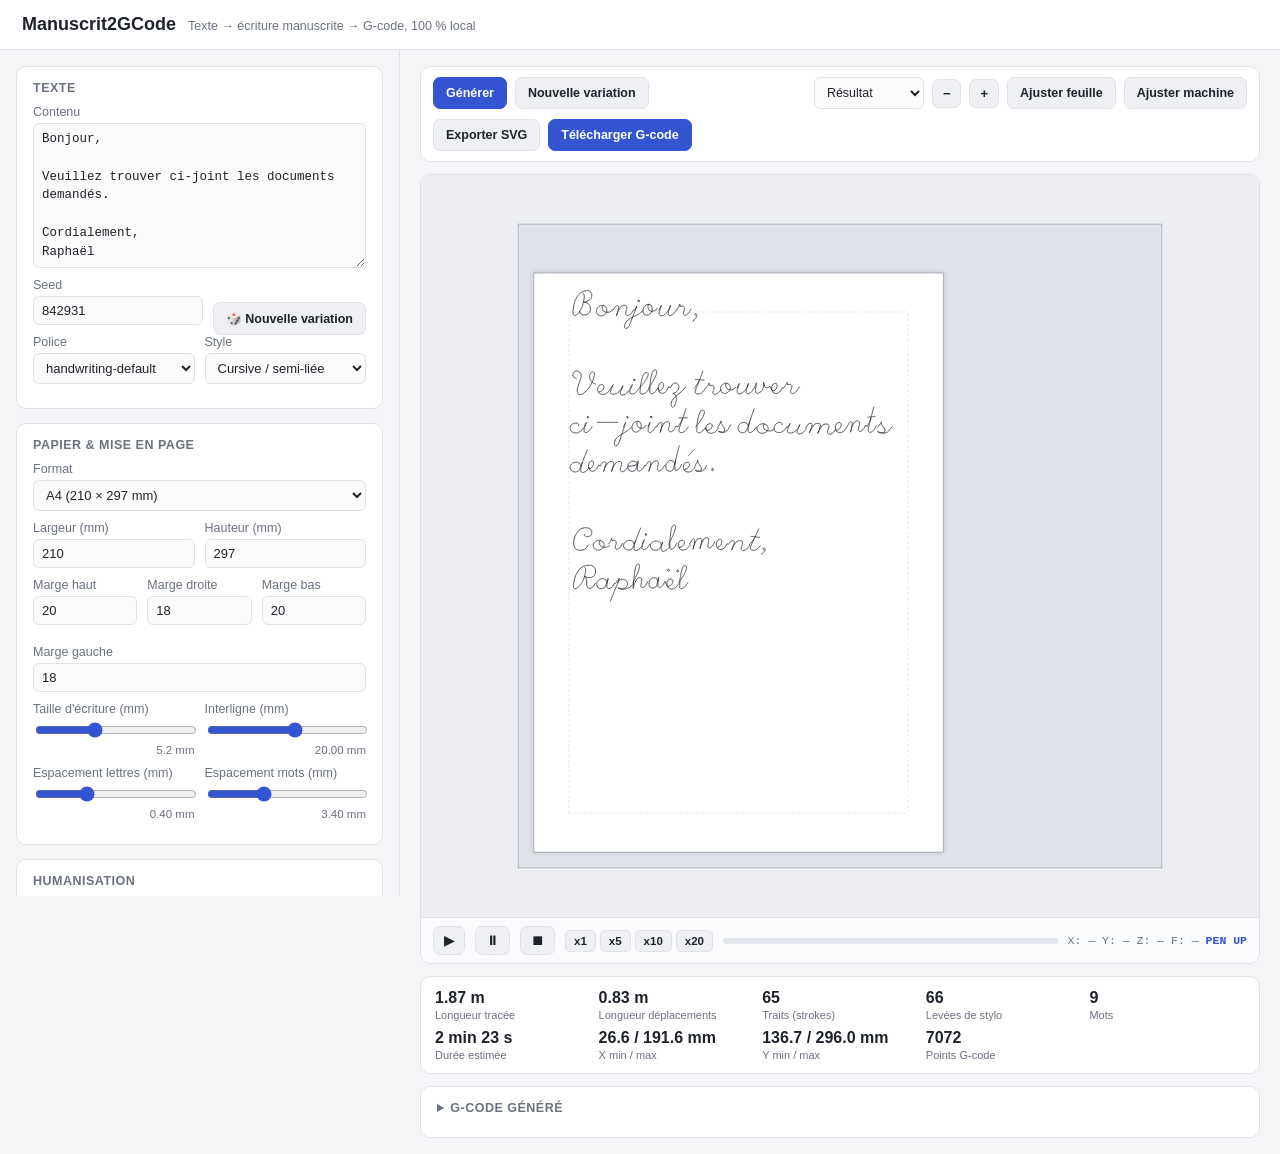
<file: index.html>
<!DOCTYPE html>
<html lang="fr">
<head>
<meta charset="UTF-8">
<meta name="viewport" content="width=device-width, initial-scale=1.0">
<title>Manuscrit2GCode — Écriture manuscrite pour plotter</title>
<link rel="stylesheet" href="css/reset.css">
<link rel="stylesheet" href="css/app.css">
</head>
<body>

<div class="hw-app">

  <header class="hw-topbar">
    <h1>Manuscrit2GCode</h1>
    <p class="hw-subtitle">Texte → écriture manuscrite → G-code, 100&nbsp;% local</p>
  </header>

  <aside class="hw-sidebar" id="sidebar">

    <section class="hw-panel" open>
      <h2>Texte</h2>
      <label class="hw-field">
        <span>Contenu</span>
        <textarea id="input-text" rows="7" spellcheck="false"></textarea>
      </label>

      <div class="hw-row">
        <label class="hw-field hw-field--grow">
          <span>Seed</span>
          <input type="number" id="input-seed" min="0" step="1">
        </label>
        <button type="button" class="hw-btn" id="btn-new-variation">🎲 Nouvelle variation</button>
      </div>

      <div class="hw-row">
        <label class="hw-field hw-field--grow">
          <span>Police</span>
          <select id="input-font"></select>
        </label>
        <label class="hw-field hw-field--grow">
          <span>Style</span>
          <select id="input-style">
            <option value="cursive">Cursive / semi-liée</option>
            <option value="print">Script (print)</option>
          </select>
        </label>
      </div>
    </section>

    <section class="hw-panel">
      <h2>Papier &amp; mise en page</h2>

      <div class="hw-row">
        <label class="hw-field hw-field--grow">
          <span>Format</span>
          <select id="input-paper-format">
            <option value="A4">A4 (210 × 297 mm)</option>
            <option value="A5">A5 (148 × 210 mm)</option>
            <option value="Letter">Letter (215,9 × 279,4 mm)</option>
            <option value="Custom">Personnalisé</option>
          </select>
        </label>
      </div>
      <div class="hw-row">
        <label class="hw-field">
          <span>Largeur (mm)</span>
          <input type="number" id="input-paper-width" min="10" max="1000" step="1">
        </label>
        <label class="hw-field">
          <span>Hauteur (mm)</span>
          <input type="number" id="input-paper-height" min="10" max="1000" step="1">
        </label>
      </div>

      <div class="hw-row hw-row--4">
        <label class="hw-field"><span>Marge haut</span><input type="number" id="input-margin-top" min="0" step="0.5"></label>
        <label class="hw-field"><span>Marge droite</span><input type="number" id="input-margin-right" min="0" step="0.5"></label>
        <label class="hw-field"><span>Marge bas</span><input type="number" id="input-margin-bottom" min="0" step="0.5"></label>
        <label class="hw-field"><span>Marge gauche</span><input type="number" id="input-margin-left" min="0" step="0.5"></label>
      </div>

      <div class="hw-row">
        <label class="hw-field">
          <span>Taille d'écriture (mm)</span>
          <input type="range" id="input-font-size" min="2.5" max="10" step="0.1">
          <output id="out-font-size"></output>
        </label>
        <label class="hw-field">
          <span>Interligne (mm)</span>
          <input type="range" id="input-line-height" min="5" max="32" step="0.25">
          <output id="out-line-height"></output>
        </label>
      </div>
      <div class="hw-row">
        <label class="hw-field">
          <span>Espacement lettres (mm)</span>
          <input type="range" id="input-letter-spacing" min="-0.5" max="2.5" step="0.05">
          <output id="out-letter-spacing"></output>
        </label>
        <label class="hw-field">
          <span>Espacement mots (mm)</span>
          <input type="range" id="input-word-spacing" min="1" max="8" step="0.1">
          <output id="out-word-spacing"></output>
        </label>
      </div>
    </section>

    <section class="hw-panel">
      <h2>Humanisation</h2>

      <div class="hw-preset-group" id="humanization-level-group">
        <button type="button" class="hw-preset-btn" data-level="regulier">Régulier</button>
        <button type="button" class="hw-preset-btn" data-level="naturel">Naturel</button>
        <button type="button" class="hw-preset-btn" data-level="manuscrit">Manuscrit</button>
        <button type="button" class="hw-preset-btn" data-level="tresHumain">Très humain</button>
      </div>

      <label class="hw-field">
        <span>Personnalité</span>
        <select id="input-personality">
          <option value="soignee">Soignée</option>
          <option value="naturelle">Naturelle</option>
          <option value="rapide">Rapide</option>
          <option value="irreguliere">Irrégulière</option>
        </select>
      </label>

      <details class="hw-advanced">
        <summary>Réglages avancés</summary>

        <div id="humanization-sliders">
          <label class="hw-field hw-slider" data-key="glyphVariation"><span>Variation des glyphes</span><input type="range" min="0" max="1" step="0.01"><output></output></label>
          <label class="hw-field hw-slider" data-key="sizeVariation"><span>Variation de taille</span><input type="range" min="0" max="1" step="0.01"><output></output></label>
          <label class="hw-field hw-slider" data-key="rotationVariation"><span>Variation d'inclinaison (lettre)</span><input type="range" min="0" max="1" step="0.01"><output></output></label>
          <label class="hw-field hw-slider" data-key="baselineDrift"><span>Dérive de ligne de base</span><input type="range" min="0" max="1" step="0.01"><output></output></label>
          <label class="hw-field hw-slider" data-key="slantDrift"><span>Dérive d'inclinaison (globale)</span><input type="range" min="0" max="1" step="0.01"><output></output></label>
          <label class="hw-field hw-slider" data-key="letterSpacingVariation"><span>Variation espacement lettres</span><input type="range" min="0" max="1" step="0.01"><output></output></label>
          <label class="hw-field hw-slider" data-key="wordSpacingVariation"><span>Variation espacement mots</span><input type="range" min="0" max="1" step="0.01"><output></output></label>
          <label class="hw-field hw-slider" data-key="strokeJitterAmplitude"><span>Micro-imperfections (jitter)</span><input type="range" min="0" max="0.18" step="0.005"><output></output></label>
          <label class="hw-field hw-slider" data-key="speedVariation"><span>Variation de vitesse (mot/lettre)</span><input type="range" min="0" max="1" step="0.01"><output></output></label>
          <label class="hw-field hw-slider" data-key="wordStartVariation"><span>Attaque de mot</span><input type="range" min="0" max="1" step="0.01"><output></output></label>
          <label class="hw-field hw-slider" data-key="wordEndLift"><span>Levée en fin de mot</span><input type="range" min="0" max="1" step="0.01"><output></output></label>
          <label class="hw-field hw-slider" data-key="pressureVariation"><span>Variation de pression</span><input type="range" min="0" max="1" step="0.01"><output></output></label>
          <label class="hw-field hw-slider" data-key="connectionProbability"><span>Probabilité de liaison (cursive)</span><input type="range" min="0" max="1" step="0.01"><output></output></label>
        </div>
      </details>
    </section>

    <section class="hw-panel">
      <h2>Machine &amp; stylo</h2>

      <p class="hw-warning">
        ⚠ Ne jamais lancer un homing Z (G28 Z) si le porte-stylo dépasse sous la buse : risque de collision.
      </p>

      <div class="hw-row">
        <label class="hw-field hw-field--grow">
          <span>Profil machine</span>
          <input type="text" id="input-machine-name">
        </label>
      </div>
      <div class="hw-row hw-row--4">
        <label class="hw-field"><span>Plateau largeur (mm)</span><input type="number" id="input-bed-width" min="10" step="1"></label>
        <label class="hw-field"><span>Plateau hauteur (mm)</span><input type="number" id="input-bed-height" min="10" step="1"></label>
        <label class="hw-field"><span>X max utile (mm)</span><input type="number" id="input-max-x" min="10" step="1"></label>
        <label class="hw-field"><span>Y max utile (mm)</span><input type="number" id="input-max-y" min="10" step="1"></label>
      </div>

      <div class="hw-row hw-row--4">
        <label class="hw-field"><span>Z stylo levé</span><input type="number" id="input-pen-up-z" min="0" step="0.1"></label>
        <label class="hw-field"><span>Z stylo posé</span><input type="number" id="input-pen-down-z" min="0" step="0.05"></label>
        <label class="hw-field"><span>Z minimum (sécurité)</span><input type="number" id="input-min-pen-z" min="0" step="0.05"></label>
        <label class="hw-field hw-checkbox"><span>Variation de pression Z</span><input type="checkbox" id="input-pressure-enabled"></label>
      </div>

      <div class="hw-row hw-row--4">
        <label class="hw-field"><span>Vitesse trait (mm/min)</span><input type="number" id="input-base-speed" min="100" step="50"></label>
        <label class="hw-field"><span>Vitesse déplacement (mm/min)</span><input type="number" id="input-travel-speed" min="100" step="50"></label>
        <label class="hw-field"><span>Vitesse Z (mm/min)</span><input type="number" id="input-z-speed" min="50" step="50"></label>
        <label class="hw-field"><span>Ralentissement virages</span><input type="range" id="input-corner-slowdown" min="0" max="1" step="0.05"></label>
      </div>

      <div class="hw-row hw-row--4">
        <label class="hw-field"><span>Feuille X (mm)</span><input type="number" id="input-sheet-x" step="0.5"></label>
        <label class="hw-field"><span>Feuille Y (mm)</span><input type="number" id="input-sheet-y" step="0.5"></label>
        <label class="hw-field"><span>Rotation feuille (°)</span><input type="number" id="input-sheet-rotation" step="0.1"></label>
        <label class="hw-field"><span>Décimales G-code</span><input type="number" id="input-decimal-places" min="1" max="5" step="1"></label>
      </div>

      <details class="hw-advanced">
        <summary>G-code de début / fin (avancé)</summary>
        <label class="hw-field">
          <span>Start G-code</span>
          <textarea id="input-start-gcode" rows="3" spellcheck="false"></textarea>
        </label>
        <label class="hw-field">
          <span>End G-code</span>
          <textarea id="input-end-gcode" rows="2" spellcheck="false"></textarea>
        </label>
      </details>

      <button type="button" class="hw-btn hw-btn--ghost" id="btn-reset-settings">Réinitialiser les paramètres</button>
    </section>

  </aside>

  <main class="hw-main">

    <div class="hw-toolbar">
      <div class="hw-toolbar-group">
        <button type="button" class="hw-btn hw-btn--primary" id="btn-generate">Générer</button>
        <button type="button" class="hw-btn" id="btn-new-variation-2">Nouvelle variation</button>
      </div>

      <div class="hw-toolbar-group">
        <select id="input-view-mode">
          <option value="result">Résultat</option>
          <option value="trajectories">Trajectoires</option>
          <option value="movements">Mouvements</option>
          <option value="debug">Debug</option>
        </select>
        <button type="button" class="hw-btn hw-btn--icon" id="btn-zoom-out" title="Zoom arrière">−</button>
        <button type="button" class="hw-btn hw-btn--icon" id="btn-zoom-in" title="Zoom avant">+</button>
        <button type="button" class="hw-btn" id="btn-fit-page">Ajuster feuille</button>
        <button type="button" class="hw-btn" id="btn-fit-machine">Ajuster machine</button>
      </div>

      <div class="hw-toolbar-group">
        <button type="button" class="hw-btn" id="btn-export-svg">Exporter SVG</button>
        <button type="button" class="hw-btn hw-btn--primary" id="btn-download-gcode">Télécharger G-code</button>
      </div>
    </div>

    <div class="hw-preview-wrap">
      <div class="hw-preview-viewport" id="preview-viewport">
        <svg id="preview-svg" xmlns="http://www.w3.org/2000/svg"></svg>
      </div>

      <div class="hw-sim-bar">
        <button type="button" class="hw-btn hw-btn--icon" id="btn-sim-play" title="Lecture">▶</button>
        <button type="button" class="hw-btn hw-btn--icon" id="btn-sim-pause" title="Pause">⏸</button>
        <button type="button" class="hw-btn hw-btn--icon" id="btn-sim-stop" title="Stop">⏹</button>
        <div class="hw-sim-speeds" id="sim-speed-group">
          <button type="button" class="hw-sim-speed-btn" data-speed="1">x1</button>
          <button type="button" class="hw-sim-speed-btn" data-speed="5">x5</button>
          <button type="button" class="hw-sim-speed-btn" data-speed="10">x10</button>
          <button type="button" class="hw-sim-speed-btn" data-speed="20">x20</button>
        </div>
        <div class="hw-sim-progress">
          <div class="hw-sim-progress-bar" id="sim-progress-bar"></div>
        </div>
        <div class="hw-sim-readout" id="sim-readout">X: — Y: — Z: — F: — <span id="sim-pen-state">PEN UP</span></div>
      </div>
    </div>

    <div class="hw-warnings" id="validation-warnings" hidden></div>

    <div class="hw-stats" id="stats-panel"></div>

    <details class="hw-panel hw-gcode-panel">
      <summary>G-code généré</summary>
      <textarea id="output-gcode" rows="10" readonly spellcheck="false"></textarea>
    </details>

  </main>
</div>

<script src="js/core/seeded-random.js"></script>
<script src="js/core/noise.js"></script>
<script src="js/core/geometry.js"></script>
<script src="js/core/bezier.js"></script>
<script src="js/fonts/font-authoring-kit.js"></script>
<script src="fonts/handwriting-default/font.js"></script>
<script src="js/fonts/font-engine.js"></script>
<script src="js/fonts/glyph-selector.js"></script>
<script src="js/handwriting/text-layout-engine.js"></script>
<script src="js/handwriting/humanizer.js"></script>
<script src="js/handwriting/stroke-processor.js"></script>
<script src="js/handwriting/path-optimizer.js"></script>
<script src="js/plotter/machine-profile.js"></script>
<script src="js/plotter/operations.js"></script>
<script src="js/plotter/gcode-generator.js"></script>
<script src="js/preview/renderer.js"></script>
<script src="js/preview/simulator.js"></script>
<script src="js/ui/presets.js"></script>
<script src="js/ui/storage.js"></script>
<script src="js/ui/controls.js"></script>
<script src="js/app.js"></script>
</body>
</html>
</file>
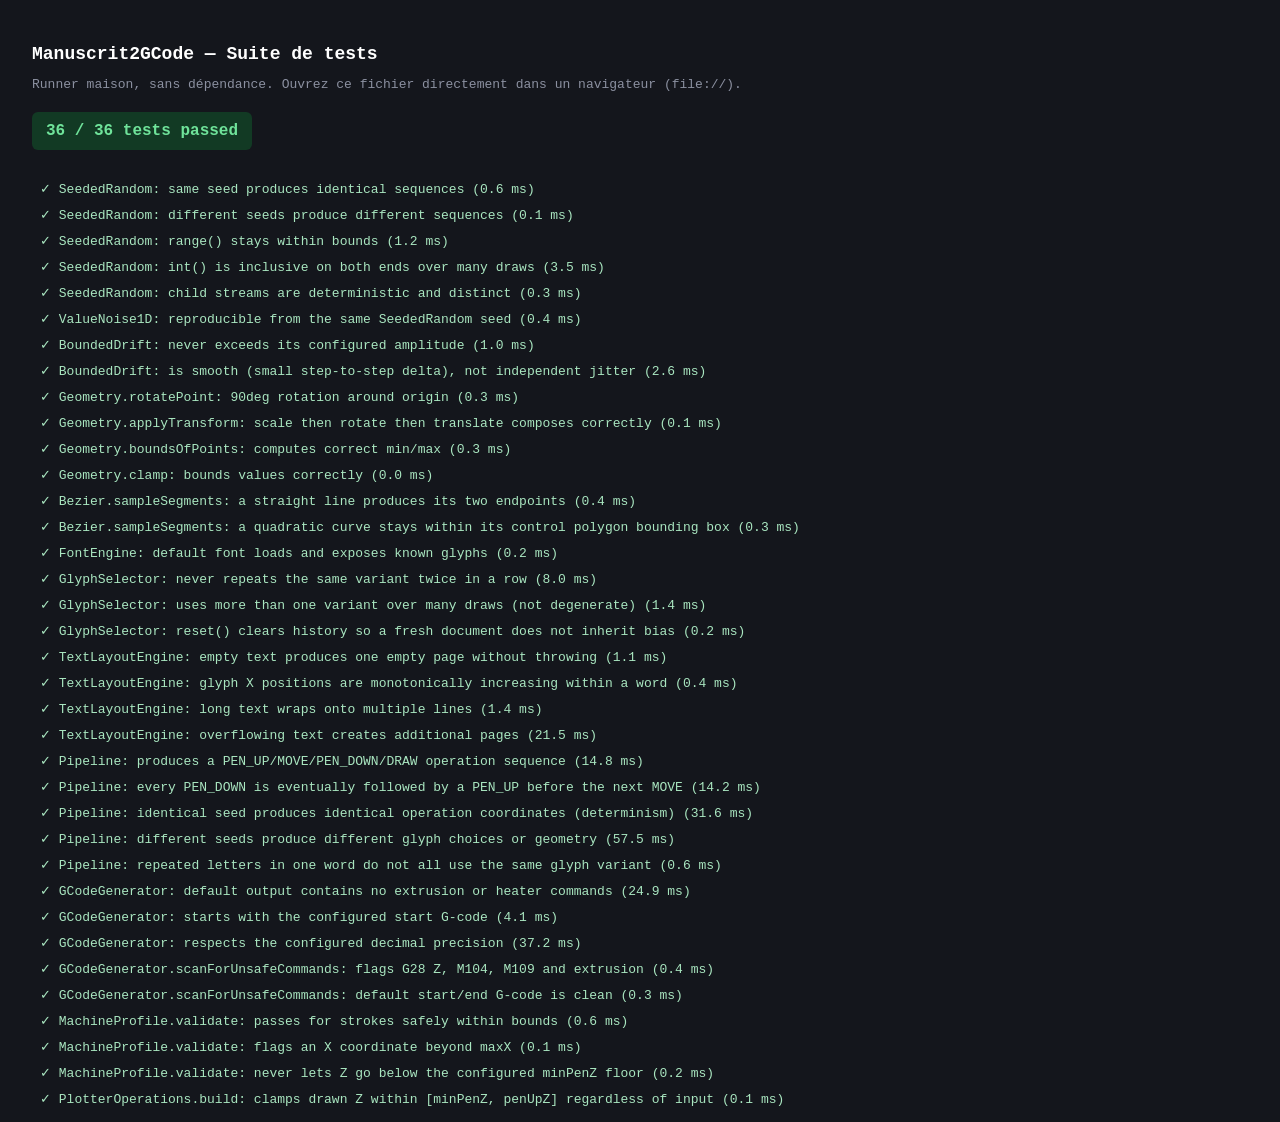
<file: tests.html>
<!DOCTYPE html>
<html lang="fr">
<head>
<meta charset="UTF-8">
<title>Manuscrit2GCode — Tests</title>
<style>
    body { font-family: ui-monospace, Consolas, monospace; background: #14161c; color: #d7dae2; padding: 24px; font-size: 13px; }
    h1 { color: #fff; font-size: 18px; margin-bottom: 4px; }
    p.hint { color: #8b90a0; margin-bottom: 20px; }
    .summary { font-size: 16px; font-weight: 700; padding: 10px 14px; border-radius: 6px; margin-bottom: 14px; display: inline-block; }
    .summary.all-pass { background: #123a24; color: #6fe39a; }
    .summary.has-fail { background: #3a1414; color: #f08080; }
    ul { list-style: none; padding: 0; }
    li { padding: 4px 8px; border-radius: 4px; margin-bottom: 2px; }
    li.pass { color: #a9e6c0; }
    li.fail { color: #ffb3b3; background: #2a1414; }
</style>
</head>
<body>

<h1>Manuscrit2GCode — Suite de tests</h1>
<p class="hint">Runner maison, sans dépendance. Ouvrez ce fichier directement dans un navigateur (file://).</p>

<div id="test-results">Exécution…</div>

<script src="js/core/seeded-random.js"></script>
<script src="js/core/noise.js"></script>
<script src="js/core/geometry.js"></script>
<script src="js/core/bezier.js"></script>
<script src="js/fonts/font-authoring-kit.js"></script>
<script src="fonts/handwriting-default/font.js"></script>
<script src="js/fonts/font-engine.js"></script>
<script src="js/fonts/glyph-selector.js"></script>
<script src="js/handwriting/text-layout-engine.js"></script>
<script src="js/handwriting/humanizer.js"></script>
<script src="js/handwriting/stroke-processor.js"></script>
<script src="js/handwriting/path-optimizer.js"></script>
<script src="js/plotter/machine-profile.js"></script>
<script src="js/plotter/operations.js"></script>
<script src="js/plotter/gcode-generator.js"></script>
<script src="js/preview/renderer.js"></script>
<script src="js/preview/simulator.js"></script>
<script src="js/ui/presets.js"></script>
<script src="js/ui/storage.js"></script>

<script src="js/tests/test-runner.js"></script>
<script src="js/tests/tests.js"></script>
<script>
    Handwriter.TestRunner.run();
</script>
</body>
</html>
</file>
<file: css/app.css>
:root {
    --hw-bg: #f4f5f7;
    --hw-panel-bg: #ffffff;
    --hw-border: #e0e2e8;
    --hw-text: #1e222a;
    --hw-text-muted: #6b7280;
    --hw-accent: #3454d1;
    --hw-accent-hover: #2a44ac;
    --hw-accent-soft: #e8ecfd;
    --hw-warning-bg: #fff4e5;
    --hw-warning-border: #f2c078;
    --hw-warning-text: #7a4a00;
    --hw-danger-bg: #fdecec;
    --hw-danger-border: #e88b8b;
    --hw-danger-text: #8a1f1f;
    --hw-radius: 10px;
    --hw-font: "Segoe UI", "Helvetica Neue", Arial, sans-serif;
}

html, body {
    height: 100%;
    background: var(--hw-bg);
    color: var(--hw-text);
    font-family: var(--hw-font);
    font-size: 14px;
}

.hw-app {
    display: grid;
    grid-template-columns: 400px 1fr;
    grid-template-rows: auto 1fr;
    grid-template-areas:
        "topbar topbar"
        "sidebar main";
    min-height: 100vh;
}

.hw-topbar {
    grid-area: topbar;
    padding: 14px 22px;
    background: var(--hw-panel-bg);
    border-bottom: 1px solid var(--hw-border);
    display: flex;
    align-items: baseline;
    gap: 12px;
}

.hw-topbar h1 {
    font-size: 18px;
    font-weight: 700;
}

.hw-subtitle {
    color: var(--hw-text-muted);
    font-size: 12.5px;
}

.hw-sidebar {
    grid-area: sidebar;
    overflow-y: auto;
    padding: 16px;
    display: flex;
    flex-direction: column;
    gap: 14px;
    border-right: 1px solid var(--hw-border);
    max-height: calc(100vh - 54px);
}

.hw-main {
    grid-area: main;
    padding: 16px 20px;
    display: flex;
    flex-direction: column;
    gap: 12px;
    min-width: 0;
}

.hw-panel {
    background: var(--hw-panel-bg);
    border: 1px solid var(--hw-border);
    border-radius: var(--hw-radius);
    padding: 14px 16px;
}

.hw-panel > h2 {
    font-size: 12.5px;
    text-transform: uppercase;
    letter-spacing: 0.04em;
    color: var(--hw-text-muted);
    margin-bottom: 10px;
    font-weight: 700;
}

.hw-field {
    display: flex;
    flex-direction: column;
    gap: 4px;
    font-size: 12.5px;
    color: var(--hw-text-muted);
    margin-bottom: 10px;
    flex: 1;
    min-width: 0;
}

.hw-field > span {
    display: flex;
    justify-content: space-between;
}

.hw-field input[type="text"],
.hw-field input[type="number"],
.hw-field select,
.hw-field textarea {
    background: #fbfbfc;
    border: 1px solid var(--hw-border);
    border-radius: 6px;
    padding: 6px 8px;
    color: var(--hw-text);
    font-size: 13px;
}

.hw-field textarea {
    resize: vertical;
    font-family: ui-monospace, "Cascadia Code", Consolas, monospace;
    font-size: 12.5px;
    line-height: 1.5;
}

.hw-field input[type="range"] {
    width: 100%;
    accent-color: var(--hw-accent);
}

.hw-field output {
    font-size: 11.5px;
    color: var(--hw-text-muted);
    text-align: right;
}

.hw-checkbox {
    flex-direction: row;
    align-items: center;
    justify-content: space-between;
}

.hw-checkbox input {
    accent-color: var(--hw-accent);
    width: 16px;
    height: 16px;
}

.hw-row {
    display: flex;
    gap: 10px;
    align-items: flex-end;
}

.hw-row--4 {
    flex-wrap: wrap;
}

.hw-row--4 .hw-field {
    min-width: 100px;
}

.hw-field--grow {
    flex: 2;
}

.hw-btn {
    background: #eef0f4;
    border: 1px solid var(--hw-border);
    border-radius: 7px;
    padding: 8px 12px;
    font-size: 12.5px;
    font-weight: 600;
    white-space: nowrap;
    transition: background 0.12s ease;
}

.hw-btn:hover {
    background: #e3e6ec;
}

.hw-btn--primary {
    background: var(--hw-accent);
    color: #fff;
    border-color: var(--hw-accent);
}

.hw-btn--primary:hover {
    background: var(--hw-accent-hover);
}

.hw-btn--ghost {
    background: transparent;
    color: var(--hw-text-muted);
    width: 100%;
    margin-top: 4px;
}

.hw-btn--icon {
    padding: 6px 10px;
    font-size: 13px;
}

.hw-btn:disabled {
    opacity: 0.45;
    cursor: not-allowed;
}

.hw-preset-group {
    display: grid;
    grid-template-columns: repeat(2, 1fr);
    gap: 8px;
    margin-bottom: 10px;
}

.hw-preset-btn {
    background: #fbfbfc;
    border: 1px solid var(--hw-border);
    border-radius: 7px;
    padding: 9px 6px;
    font-size: 12.5px;
    font-weight: 600;
    text-align: center;
}

.hw-preset-btn.active {
    background: var(--hw-accent-soft);
    border-color: var(--hw-accent);
    color: var(--hw-accent);
}

.hw-advanced {
    margin-top: 6px;
    border-top: 1px dashed var(--hw-border);
    padding-top: 8px;
}

.hw-advanced summary {
    cursor: pointer;
    font-size: 12.5px;
    font-weight: 600;
    color: var(--hw-text-muted);
    margin-bottom: 8px;
}

.hw-slider {
    display: grid;
    grid-template-columns: 1fr auto;
    align-items: center;
    column-gap: 8px;
    row-gap: 2px;
}

.hw-slider > span {
    grid-column: 1 / 3;
}

.hw-slider input[type="range"] {
    grid-column: 1;
}

.hw-slider output {
    grid-column: 2;
}

.hw-warning {
    background: var(--hw-warning-bg);
    border: 1px solid var(--hw-warning-border);
    color: var(--hw-warning-text);
    border-radius: 7px;
    padding: 8px 10px;
    font-size: 12px;
    margin-bottom: 10px;
    line-height: 1.4;
}

/* ---- main / preview ---- */

.hw-toolbar {
    display: flex;
    flex-wrap: wrap;
    justify-content: space-between;
    gap: 10px;
    background: var(--hw-panel-bg);
    border: 1px solid var(--hw-border);
    border-radius: var(--hw-radius);
    padding: 10px 12px;
}

.hw-toolbar-group {
    display: flex;
    gap: 8px;
    align-items: center;
}

.hw-toolbar select {
    background: #fbfbfc;
    border: 1px solid var(--hw-border);
    border-radius: 6px;
    padding: 7px 8px;
    font-size: 12.5px;
}

.hw-preview-wrap {
    background: var(--hw-panel-bg);
    border: 1px solid var(--hw-border);
    border-radius: var(--hw-radius);
    overflow: hidden;
    display: flex;
    flex-direction: column;
    flex: 1;
    min-height: 420px;
}

.hw-preview-viewport {
    flex: 1;
    overflow: auto;
    background: #eceef2;
    display: flex;
    align-items: center;
    justify-content: center;
    padding: 20px;
}

#preview-svg {
    width: 100%;
    height: 100%;
    max-height: 78vh;
    background: transparent;
    cursor: grab;
    touch-action: none;
    user-select: none;
}

#preview-svg.hw-panning {
    cursor: grabbing;
}

.hw-bed { fill: #dfe2e8; stroke: #b9bec9; stroke-width: 0.6; }
.hw-paper { fill: #ffffff; stroke: #9aa0ad; stroke-width: 0.4; filter: drop-shadow(0 0 1.5px rgba(0,0,0,0.15)); }
.hw-margins { fill: none; stroke: #c7cbd6; stroke-width: 0.25; stroke-dasharray: 1.4 1.2; }

.hw-stroke {
    fill: none;
    stroke: #23262f;
    stroke-width: 0.42;
    stroke-linecap: round;
    stroke-linejoin: round;
}

.hw-travel {
    fill: none;
    stroke: #7d93e8;
    stroke-width: 0.2;
    stroke-dasharray: 0.8 0.8;
    opacity: 0.6;
}

.hw-debug-anchor { fill: #d1425b; }
.hw-debug-label { font-size: 2.6px; fill: #d1425b; }

.hw-simulating .hw-stroke {
    stroke: #cfd3dc;
}

.hw-ink {
    fill: none;
    stroke: #1c1f27;
    stroke-width: 0.46;
    stroke-linecap: round;
    stroke-linejoin: round;
}

.hw-pen-marker {
    fill: #e0483f;
    stroke: #ffffff;
    stroke-width: 0.25;
}

.hw-pen-marker.hw-pen-down {
    fill: #3454d1;
}

.hw-sim-bar {
    display: flex;
    align-items: center;
    gap: 10px;
    padding: 8px 12px;
    border-top: 1px solid var(--hw-border);
    background: #fafbfc;
    flex-wrap: wrap;
}

.hw-sim-speeds {
    display: flex;
    gap: 4px;
}

.hw-sim-speed-btn {
    background: #eef0f4;
    border: 1px solid var(--hw-border);
    border-radius: 5px;
    padding: 4px 8px;
    font-size: 11.5px;
    font-weight: 600;
}

.hw-sim-speed-btn.active {
    background: var(--hw-accent);
    color: #fff;
    border-color: var(--hw-accent);
}

.hw-sim-progress {
    flex: 1;
    min-width: 100px;
    height: 6px;
    background: #e3e6ec;
    border-radius: 4px;
    overflow: hidden;
}

.hw-sim-progress-bar {
    height: 100%;
    width: 0%;
    background: var(--hw-accent);
    transition: width 0.05s linear;
}

.hw-sim-readout {
    font-family: ui-monospace, Consolas, monospace;
    font-size: 11.5px;
    color: var(--hw-text-muted);
    white-space: nowrap;
}

#sim-pen-state {
    font-weight: 700;
    color: var(--hw-accent);
}

.hw-warnings {
    background: var(--hw-danger-bg);
    border: 1px solid var(--hw-danger-border);
    color: var(--hw-danger-text);
    border-radius: var(--hw-radius);
    padding: 10px 14px;
    font-size: 12.5px;
    line-height: 1.5;
}

.hw-warnings ul {
    margin-top: 4px;
    padding-left: 18px;
    list-style: disc;
}

.hw-stats {
    display: grid;
    grid-template-columns: repeat(auto-fit, minmax(130px, 1fr));
    gap: 8px;
    background: var(--hw-panel-bg);
    border: 1px solid var(--hw-border);
    border-radius: var(--hw-radius);
    padding: 12px 14px;
}

.hw-stat {
    display: flex;
    flex-direction: column;
    gap: 2px;
}

.hw-stat .hw-stat-value {
    font-size: 16px;
    font-weight: 700;
}

.hw-stat .hw-stat-label {
    font-size: 11px;
    color: var(--hw-text-muted);
}

.hw-gcode-panel textarea {
    width: 100%;
    font-family: ui-monospace, Consolas, monospace;
    font-size: 11.5px;
    background: #14161c;
    color: #d7dae2;
    border: none;
    border-radius: 6px;
    padding: 10px;
    line-height: 1.5;
}

.hw-gcode-panel summary {
    cursor: pointer;
    font-weight: 700;
    font-size: 12.5px;
    text-transform: uppercase;
    letter-spacing: 0.04em;
    color: var(--hw-text-muted);
    margin-bottom: 8px;
}

@media (max-width: 980px) {
    .hw-app {
        grid-template-columns: 1fr;
        grid-template-areas:
            "topbar"
            "sidebar"
            "main";
    }
    .hw-sidebar {
        max-height: none;
        border-right: none;
        border-bottom: 1px solid var(--hw-border);
    }
}
</file>
